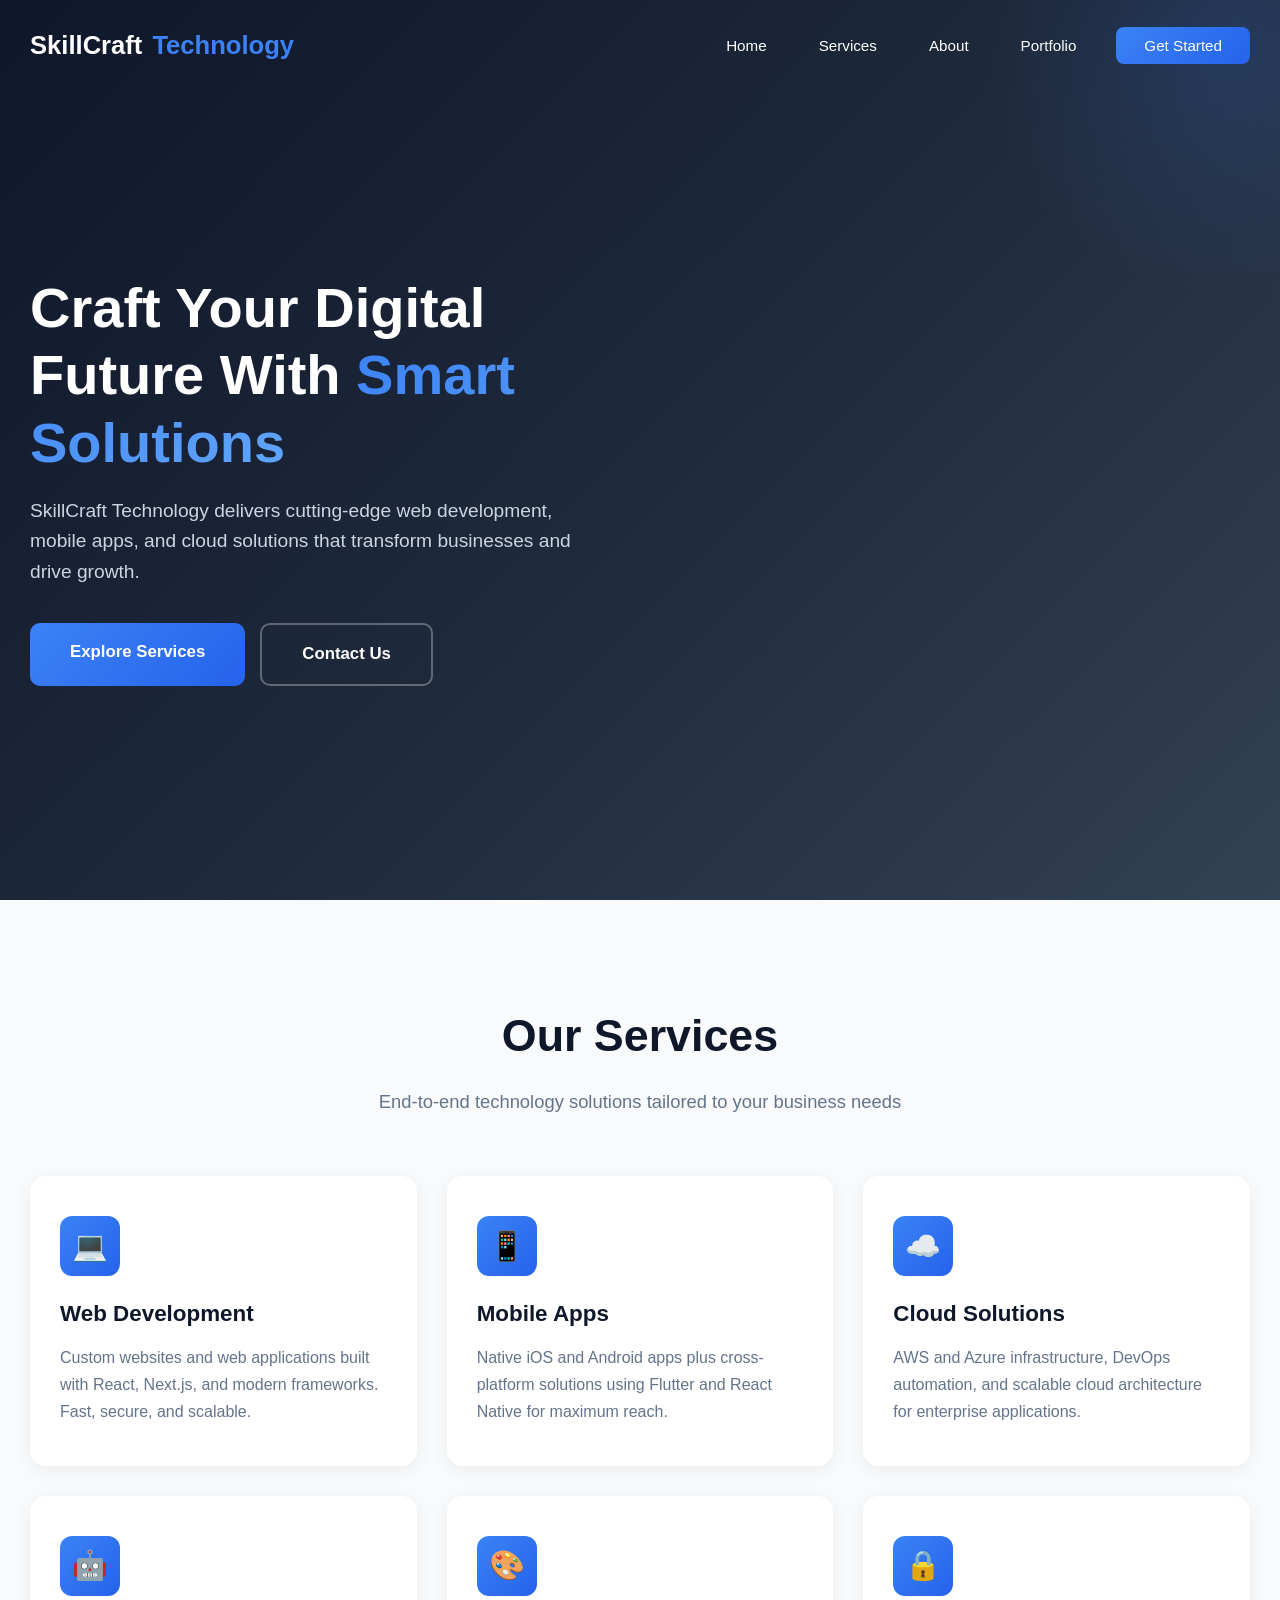
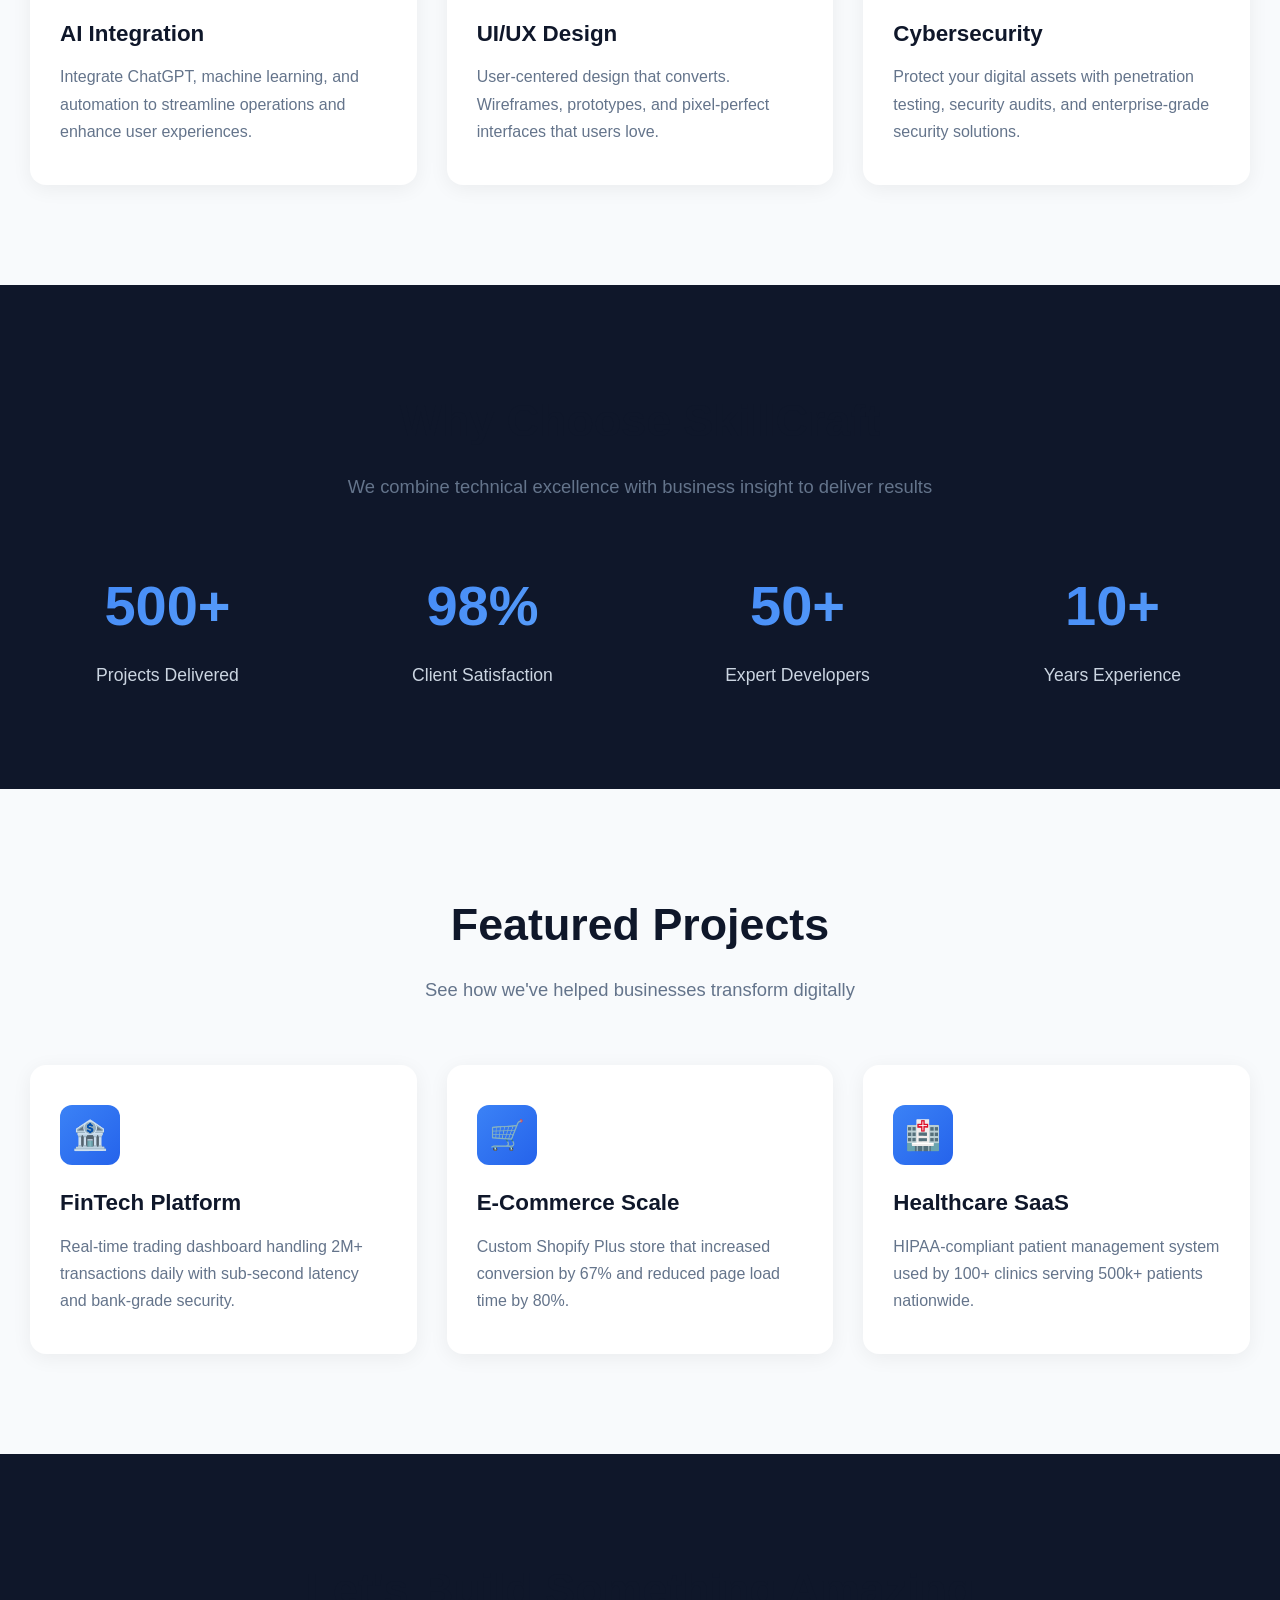
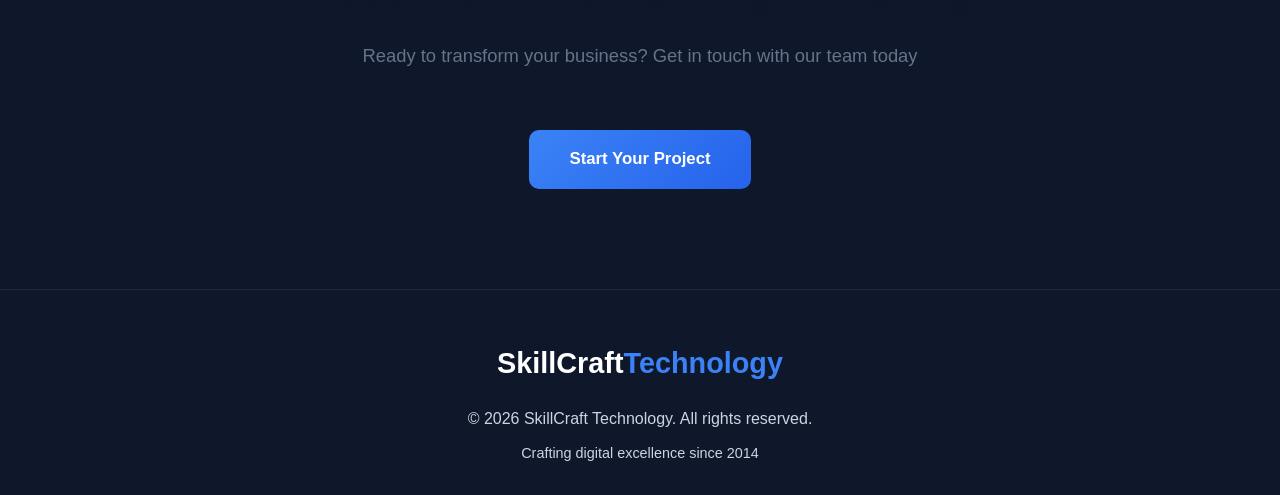
<file: index.html>
<!DOCTYPE html>
<html lang="en">
<head>
<meta charset="UTF-8">
<meta name="viewport" content="width=device-width, initial-scale=1.0">
<title>SkillCraft Technology - Digital Solutions</title>
<link rel="stylesheet" href="style.css">
</head>
<body>

<!-- FIXED NAVIGATION -->
<nav class="navbar" id="navbar">
  <div class="nav-container">
    <a href="#home" class="logo">SkillCraft<span>Technology</span></a>

    <button class="mobile-toggle" id="mobileToggle">☰</button>

    <ul class="nav-menu" id="navMenu">
      <li><a href="#home" class="nav-link">Home</a></li>
      <li><a href="#services" class="nav-link">Services</a></li>
      <li><a href="#about" class="nav-link">About</a></li>
      <li><a href="#portfolio" class="nav-link">Portfolio</a></li>
      <li><a href="#contact" class="nav-link btn-nav">Get Started</a></li>
    </ul>
  </div>
</nav>

<!-- HERO SECTION -->
<section class="hero" id="home">
  <div class="hero-content">
    <div class="hero-text">
      <h1>Craft Your Digital Future With <span>Smart Solutions</span></h1>
      <p>SkillCraft Technology delivers cutting-edge web development, mobile apps, and cloud solutions that transform businesses and drive growth.</p>
      <div class="hero-buttons">
        <a href="#services" class="btn-primary">Explore Services</a>
        <a href="#contact" class="btn-outline">Contact Us</a>
      </div>
    </div>
    
  </div>
</section>

<!-- SERVICES SECTION -->
<section class="section section-light" id="services">
  <div class="container">
    <div class="section-header">
      <h2>Our Services</h2>
      <p>End-to-end technology solutions tailored to your business needs</p>
    </div>

    <div class="features-grid">
      <div class="feature-card">
        <div class="feature-icon">💻</div>
        <h3>Web Development</h3>
        <p>Custom websites and web applications built with React, Next.js, and modern frameworks. Fast, secure, and scalable.</p>
      </div>
      <div class="feature-card">
        <div class="feature-icon">📱</div>
        <h3>Mobile Apps</h3>
        <p>Native iOS and Android apps plus cross-platform solutions using Flutter and React Native for maximum reach.</p>
      </div>
      <div class="feature-card">
        <div class="feature-icon">☁️</div>
        <h3>Cloud Solutions</h3>
        <p>AWS and Azure infrastructure, DevOps automation, and scalable cloud architecture for enterprise applications.</p>
      </div>
      <div class="feature-card">
        <div class="feature-icon">🤖</div>
        <h3>AI Integration</h3>
        <p>Integrate ChatGPT, machine learning, and automation to streamline operations and enhance user experiences.</p>
      </div>
      <div class="feature-card">
        <div class="feature-icon">🎨</div>
        <h3>UI/UX Design</h3>
        <p>User-centered design that converts. Wireframes, prototypes, and pixel-perfect interfaces that users love.</p>
      </div>
      <div class="feature-card">
        <div class="feature-icon">🔒</div>
        <h3>Cybersecurity</h3>
        <p>Protect your digital assets with penetration testing, security audits, and enterprise-grade security solutions.</p>
      </div>
    </div>
  </div>
</section>

<!-- ABOUT SECTION -->
<section class="section section-dark" id="about">
  <div class="container">
    <div class="section-header">
      <h2>Why Choose SkillCraft</h2>
      <p>We combine technical excellence with business insight to deliver results</p>
    </div>

    <div class="stats-grid">
      <div class="stat-item">
        <h3>500+</h3>
        <p>Projects Delivered</p>
      </div>
      <div class="stat-item">
        <h3>98%</h3>
        <p>Client Satisfaction</p>
      </div>
      <div class="stat-item">
        <h3>50+</h3>
        <p>Expert Developers</p>
      </div>
      <div class="stat-item">
        <h3>10+</h3>
        <p>Years Experience</p>
      </div>
    </div>
  </div>
</section>

<!-- PORTFOLIO SECTION -->
<section class="section section-light" id="portfolio">
  <div class="container">
    <div class="section-header">
      <h2>Featured Projects</h2>
      <p>See how we've helped businesses transform digitally</p>
    </div>

    <div class="features-grid">
      <div class="feature-card">
        <div class="feature-icon">🏦</div>
        <h3>FinTech Platform</h3>
        <p>Real-time trading dashboard handling 2M+ transactions daily with sub-second latency and bank-grade security.</p>
      </div>
      <div class="feature-card">
        <div class="feature-icon">🛒</div>
        <h3>E-Commerce Scale</h3>
        <p>Custom Shopify Plus store that increased conversion by 67% and reduced page load time by 80%.</p>
      </div>
      <div class="feature-card">
        <div class="feature-icon">🏥</div>
        <h3>Healthcare SaaS</h3>
        <p>HIPAA-compliant patient management system used by 100+ clinics serving 500k+ patients nationwide.</p>
      </div>
    </div>
  </div>
</section>

<!-- CONTACT SECTION -->
<section class="section section-dark" id="contact">
  <div class="container">
    <div class="section-header">
      <h2>Let's Build Something Amazing</h2>
      <p>Ready to transform your business? Get in touch with our team today</p>
    </div>
    <div style="text-align:center;">
      <a href="mailto:hello@skillcrafttech.com" class="btn-primary">Start Your Project</a>
    </div>
  </div>
</section>

<!-- FOOTER -->
<footer class="footer">
  <div class="footer-content">
    <div class="footer-logo">SkillCraft<span>Technology</span></div>
    <p>&copy; 2026 SkillCraft Technology. All rights reserved.</p>
    <p style="margin-top:10px; font-size:0.9rem;">Crafting digital excellence since 2014</p>
  </div>
</footer>

<script src="script.js"></script>
</body>
</html>
</file>
<file: style.css>
* { margin: 0; padding: 0; box-sizing: border-box; }

html {
  scroll-behavior: smooth;
}

body {
  font-family: 'Inter', 'Segoe UI', sans-serif;
  line-height: 1.6;
  color: #2d3748;
}

/* FIXED NAVBAR - Changes on scroll */
.navbar {
  position: fixed;
  top: 0;
  left: 0;
  width: 100%;
  z-index: 1000;
  padding: 25px 0;
  transition: all 0.4s ease;
  background: transparent;
}

.navbar.scrolled {
  background: rgba(15, 23, 42, 0.98);
  backdrop-filter: blur(12px);
  padding: 15px 0;
  box-shadow: 0 4px 20px rgba(0,0,0,0.15);
}

.nav-container {
  max-width: 1300px;
  margin: 0 auto;
  padding: 0 30px;
  display: flex;
  justify-content: space-between;
  align-items: center;
}

.logo {
  font-size: 1.6rem;
  font-weight: 800;
  color: white;
  text-decoration: none;
  display: flex;
  align-items: center;
  gap: 10px;
}

.logo span {
  color: #3b82f6;
}

.nav-menu {
  display: flex;
  list-style: none;
  gap: 8px;
  align-items: center;
}

.nav-link {
  color: white;
  text-decoration: none;
  padding: 10px 22px;
  border-radius: 8px;
  font-weight: 500;
  font-size: 0.95rem;
  transition: all 0.3s ease;
  position: relative;
}

/* HOVER EFFECT */
.nav-link:hover {
  background: rgba(59, 130, 246, 0.15);
  color: #3b82f6;
  transform: translateY(-2px);
}

/* Different hover when scrolled */
.navbar.scrolled.nav-link:hover {
  background: rgba(59, 130, 246, 0.2);
  color: #60a5fa;
}

/* Active underline effect */
.nav-link::before {
  content: '';
  position: absolute;
  bottom: 5px;
  left: 50%;
  width: 0;
  height: 2px;
  background: #3b82f6;
  transition: all 0.3s ease;
  transform: translateX(-50%);
}

.nav-link:hover::before {
  width: 70%;
}

.btn-nav {
  background: linear-gradient(135deg, #3b82f6, #2563eb);
  padding: 10px 28px;
  border-radius: 8px;
  margin-left: 10px;
}

.btn-nav:hover {
  background: linear-gradient(135deg, #2563eb, #1d4ed8);
  transform: translateY(-2px);
  box-shadow: 0 8px 20px rgba(59, 130, 246, 0.4);
}

.mobile-toggle {
  display: none;
  background: none;
  border: none;
  color: white;
  font-size: 1.8rem;
  cursor: pointer;
}

/* HERO SECTION */
.hero {
  min-height: 100vh;
  background: linear-gradient(135deg, #0f172a 0%, #1e293b 50%, #334155 100%);
  display: flex;
  align-items: center;
  padding: 120px 30px 60px;
  position: relative;
  overflow: hidden;
}

.hero::before {
  content: '';
  position: absolute;
  width: 500px;
  height: 500px;
  background: radial-gradient(circle, rgba(59, 130, 246, 0.15) 0%, transparent 70%);
  top: -200px;
  right: -200px;
}

.hero-content {
  max-width: 1300px;
  margin: 0 auto;
  display: grid;
  grid-template-columns: 1fr 1fr;
  gap: 60px;
  align-items: center;
  position: relative;
  z-index: 1;
}

.hero-text h1 {
  font-size: 3.5rem;
  color: white;
  line-height: 1.2;
  margin-bottom: 20px;
  font-weight: 800;
}

.hero-text h1 span {
  background: linear-gradient(135deg, #3b82f6, #60a5fa);
  -webkit-background-clip: text;
  -webkit-text-fill-color: transparent;
}

.hero-text p {
  font-size: 1.2rem;
  color: #cbd5e1;
  margin-bottom: 35px;
}

.hero-buttons {
  display: flex;
  gap: 15px;
  flex-wrap: wrap;
}

.btn-primary {
  padding: 16px 40px;
  background: linear-gradient(135deg, #3b82f6, #2563eb);
  color: white;
  border: none;
  border-radius: 10px;
  font-size: 1.05rem;
  font-weight: 600;
  cursor: pointer;
  text-decoration: none;
  display: inline-block;
  transition: 0.3s;
}

.btn-primary:hover {
  transform: translateY(-3px);
  box-shadow: 0 12px 30px rgba(59, 130, 246, 0.4);
}

.btn-outline {
  padding: 16px 40px;
  background: transparent;
  color: white;
  border: 2px solid rgba(255,255,255,0.3);
  border-radius: 10px;
  font-size: 1.05rem;
  font-weight: 600;
  cursor: pointer;
  text-decoration: none;
  display: inline-block;
  transition: 0.3s;
}

.btn-outline:hover {
  background: rgba(255,255,255,0.1);
  border-color: white;
}

.hero-image {
  position: relative;
}

.hero-image img {
  width: 100%;
  border-radius: 20px;
  box-shadow: 0 20px 60px rgba(0,0,0,0.4);
}

/* SECTIONS */
.section {
  padding: 100px 30px;
}

.section-light {
  background: #f8fafc;
}

.section-dark {
  background: #0f172a;
  color: white;
}

.container {
  max-width: 1300px;
  margin: 0 auto;
}

.section-header {
  text-align: center;
  margin-bottom: 60px;
}

.section-header h2 {
  font-size: 2.8rem;
  margin-bottom: 15px;
  color: #0f172a;
}

.section-dark.section-header h2 {
  color: white;
}

.section-header p {
  font-size: 1.15rem;
  color: #64748b;
  max-width: 600px;
  margin: 0 auto;
}

.section-dark.section-header p {
  color: #cbd5e1;
}

/* FEATURES GRID */
.features-grid {
  display: grid;
  grid-template-columns: repeat(auto-fit, minmax(300px, 1fr));
  gap: 30px;
}

.feature-card {
  background: white;
  padding: 40px 30px;
  border-radius: 16px;
  box-shadow: 0 4px 20px rgba(0,0,0,0.06);
  transition: 0.3s;
}

.feature-card:hover {
  transform: translateY(-8px);
  box-shadow: 0 12px 40px rgba(0,0,0,0.12);
}

.feature-icon {
  width: 60px;
  height: 60px;
  background: linear-gradient(135deg, #3b82f6, #2563eb);
  border-radius: 12px;
  display: flex;
  align-items: center;
  justify-content: center;
  font-size: 1.8rem;
  margin-bottom: 20px;
}

.feature-card h3 {
  font-size: 1.4rem;
  margin-bottom: 12px;
  color: #0f172a;
}

.feature-card p {
  color: #64748b;
  line-height: 1.7;
}

/* STATS */
.stats-grid {
  display: grid;
  grid-template-columns: repeat(auto-fit, minmax(200px, 1fr));
  gap: 40px;
  text-align: center;
}

.stat-item h3 {
  font-size: 3.5rem;
  font-weight: 800;
  background: linear-gradient(135deg, #3b82f6, #60a5fa);
  -webkit-background-clip: text;
  -webkit-text-fill-color: transparent;
  margin-bottom: 10px;
}

.stat-item p {
  color: #cbd5e1;
  font-size: 1.1rem;
}

/* FOOTER */
.footer {
  background: #0f172a;
  color: #cbd5e1;
  padding: 50px 30px 30px;
  text-align: center;
  border-top: 1px solid #1e293b;
}

.footer-content {
  max-width: 1300px;
  margin: 0 auto;
}

.footer-logo {
  font-size: 1.8rem;
  font-weight: 800;
  color: white;
  margin-bottom: 20px;
}

.footer-logo span {
  color: #3b82f6;
}

/* MOBILE */
@media (max-width: 968px) {
.hero-content {
    grid-template-columns: 1fr;
    text-align: center;
  }

.hero-text h1 {
    font-size: 2.5rem;
  }

.hero-buttons {
    justify-content: center;
  }

.mobile-toggle {
    display: block;
  }

.nav-menu {
    position: fixed;
    top: 75px;
    left: -100%;
    width: 100%;
    background: rgba(15, 23, 42, 0.98);
    flex-direction: column;
    padding: 20px;
    gap: 0;
    transition: left 0.3s ease;
    align-items: stretch;
  }

.nav-menu.active {
    left: 0;
  }

.nav-link {
    padding: 18px 20px;
    border-radius: 0;
    border-bottom: 1px solid rgba(255,255,255,0.1);
  }

.btn-nav {
    margin: 10px 0 0 0;
    text-align: center;
  }

.navbar.scrolled.nav-menu {
    top: 60px;
  }
}
</file>
